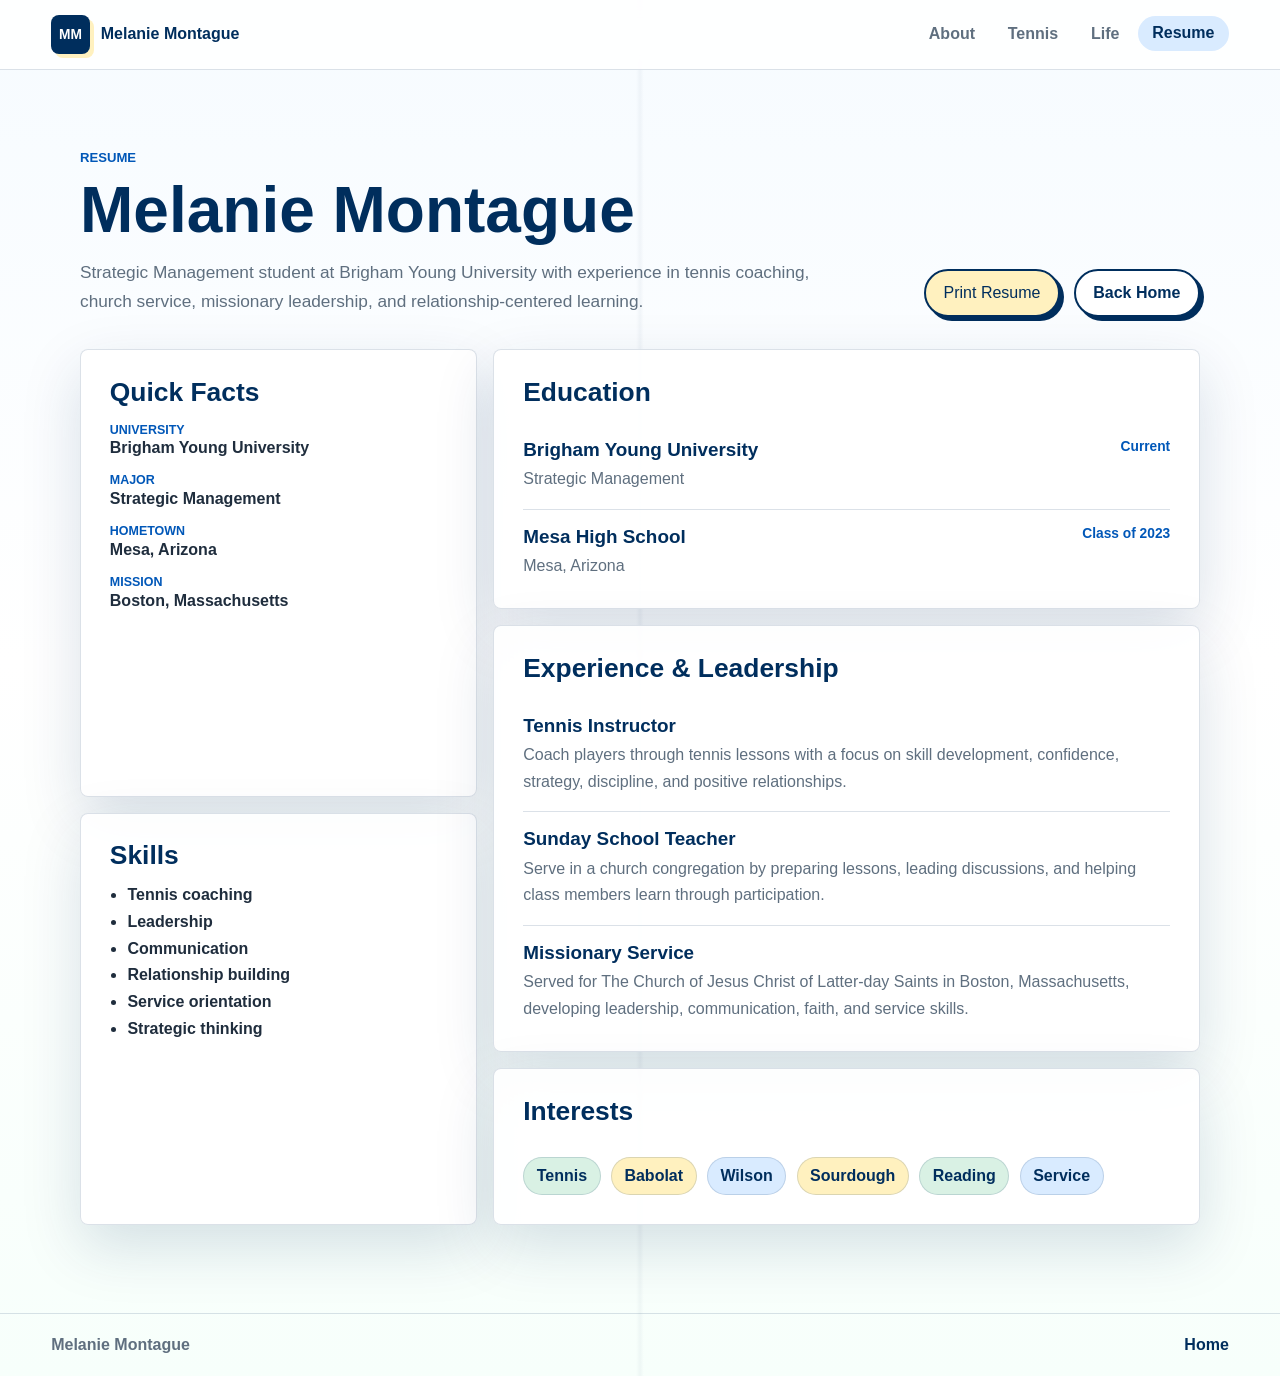
<file: resume.html>
<!doctype html>
<html lang="en">
  <head>
    <meta charset="utf-8" />
    <meta name="viewport" content="width=device-width, initial-scale=1" />
    <title>Resume | Melanie Montague</title>
    <meta
      name="description"
      content="Resume page for Melanie Montague, a BYU Strategic Management student and tennis coach."
    />
    <link rel="stylesheet" href="styles.css" />
  </head>
  <body class="resume-page">
    <header class="site-header">
      <a class="brand" href="index.html" aria-label="Melanie Montague home">
        <span class="brand-mark">MM</span>
        <span>Melanie Montague</span>
      </a>
      <nav class="nav" aria-label="Main navigation">
        <a href="index.html#about">About</a>
        <a href="index.html#tennis">Tennis</a>
        <a href="index.html#life">Life</a>
        <a href="resume.html" aria-current="page">Resume</a>
      </nav>
    </header>

    <main>
      <section class="resume-hero">
        <div>
          <p class="eyebrow">Resume</p>
          <h1>Melanie Montague</h1>
          <p>
            Strategic Management student at Brigham Young University with experience in tennis
            coaching, church service, missionary leadership, and relationship-centered learning.
          </p>
        </div>
        <div class="resume-actions" aria-label="Resume actions">
          <button class="button primary print-button" type="button" onclick="window.print()">
            Print Resume
          </button>
          <a class="button" href="index.html">Back Home</a>
        </div>
      </section>

      <section class="resume-shell" aria-label="Resume content">
        <aside class="resume-sidebar">
          <section class="resume-card">
            <h2>Quick Facts</h2>
            <dl class="fact-list">
              <div>
                <dt>University</dt>
                <dd>Brigham Young University</dd>
              </div>
              <div>
                <dt>Major</dt>
                <dd>Strategic Management</dd>
              </div>
              <div>
                <dt>Hometown</dt>
                <dd>Mesa, Arizona</dd>
              </div>
              <div>
                <dt>Mission</dt>
                <dd>Boston, Massachusetts</dd>
              </div>
            </dl>
          </section>

          <section class="resume-card">
            <h2>Skills</h2>
            <ul class="compact-list">
              <li>Tennis coaching</li>
              <li>Leadership</li>
              <li>Communication</li>
              <li>Relationship building</li>
              <li>Service orientation</li>
              <li>Strategic thinking</li>
            </ul>
          </section>
        </aside>

        <div class="resume-main">
          <section class="resume-section">
            <h2>Education</h2>
            <article class="resume-item">
              <div>
                <h3>Brigham Young University</h3>
                <p>Strategic Management</p>
              </div>
              <span>Current</span>
            </article>
            <article class="resume-item">
              <div>
                <h3>Mesa High School</h3>
                <p>Mesa, Arizona</p>
              </div>
              <span>Class of 2023</span>
            </article>
          </section>

          <section class="resume-section">
            <h2>Experience & Leadership</h2>
            <article class="resume-item">
              <div>
                <h3>Tennis Instructor</h3>
                <p>
                  Coach players through tennis lessons with a focus on skill development,
                  confidence, strategy, discipline, and positive relationships.
                </p>
              </div>
            </article>
            <article class="resume-item">
              <div>
                <h3>Sunday School Teacher</h3>
                <p>
                  Serve in a church congregation by preparing lessons, leading discussions,
                  and helping class members learn through participation.
                </p>
              </div>
            </article>
            <article class="resume-item">
              <div>
                <h3>Missionary Service</h3>
                <p>
                  Served for The Church of Jesus Christ of Latter-day Saints in Boston,
                  Massachusetts, developing leadership, communication, faith, and service skills.
                </p>
              </div>
            </article>
          </section>

          <section class="resume-section">
            <h2>Interests</h2>
            <div class="resume-tags">
              <span>Tennis</span>
              <span>Babolat</span>
              <span>Wilson</span>
              <span>Sourdough</span>
              <span>Reading</span>
              <span>Service</span>
            </div>
          </section>
        </div>
      </section>
    </main>

    <footer class="site-footer">
      <p>Melanie Montague</p>
      <a href="index.html">Home</a>
    </footer>
  </body>
</html>
</file>
<file: styles.css>
:root {
  --navy: #002e5d;
  --royal: #0057b8;
  --ink: #1f2d3d;
  --muted: #5f6f7f;
  --white: #ffffff;
  --cloud: #f6fbff;
  --court: #d9f1e4;
  --court-line: rgba(0, 46, 93, 0.16);
  --butter: #fff1bf;
  --clay: #f6d6ca;
  --blue-soft: #d9ebff;
  --shadow: 0 22px 60px rgba(0, 46, 93, 0.15);
  --border: rgba(0, 46, 93, 0.14);
}

* {
  box-sizing: border-box;
}

html {
  scroll-behavior: smooth;
}

body {
  margin: 0;
  min-height: 100vh;
  color: var(--ink);
  font-family: "Trebuchet MS", "Segoe UI", Arial, sans-serif;
  background:
    linear-gradient(90deg, transparent 49.7%, rgba(0, 46, 93, 0.05) 50%, transparent 50.3%),
    linear-gradient(180deg, var(--cloud), #fffdf6 42%, #f7fffb);
  letter-spacing: 0;
}

a {
  color: inherit;
  text-decoration: none;
}

img {
  display: block;
  width: 100%;
}

.site-header {
  position: sticky;
  top: 0;
  z-index: 10;
  display: flex;
  align-items: center;
  justify-content: space-between;
  gap: 1rem;
  padding: 0.95rem clamp(1rem, 4vw, 4rem);
  background: rgba(255, 255, 255, 0.86);
  border-bottom: 1px solid var(--border);
  backdrop-filter: blur(16px);
}

.brand,
.nav {
  display: flex;
  align-items: center;
}

.brand {
  gap: 0.7rem;
  color: var(--navy);
  font-weight: 900;
}

.brand-mark {
  display: grid;
  width: 2.4rem;
  height: 2.4rem;
  place-items: center;
  border-radius: 8px;
  background: var(--navy);
  color: var(--white);
  box-shadow: 4px 4px 0 var(--butter);
  font-size: 0.86rem;
}

.nav {
  flex-wrap: wrap;
  gap: 0.25rem;
}

.nav a {
  border-radius: 999px;
  padding: 0.55rem 0.9rem;
  color: var(--muted);
  font-weight: 800;
  transition: background 180ms ease, color 180ms ease, transform 180ms ease;
}

.nav a:hover,
.nav a:focus-visible,
.nav a[aria-current="page"] {
  color: var(--navy);
  background: var(--blue-soft);
  transform: translateY(-1px);
}

.hero {
  position: relative;
  display: grid;
  grid-template-columns: minmax(0, 1fr) minmax(300px, 0.9fr);
  gap: clamp(2rem, 6vw, 5rem);
  align-items: center;
  width: min(1120px, calc(100% - 2rem));
  min-height: calc(100vh - 72px);
  margin: 0 auto;
  padding: clamp(3rem, 7vw, 5.5rem) 0;
}

.court-lines {
  position: absolute;
  inset: 2rem -1rem;
  z-index: -1;
  border: 2px solid var(--court-line);
  border-radius: 8px;
  background:
    linear-gradient(90deg, transparent 49.8%, var(--court-line) 50%, transparent 50.2%),
    linear-gradient(180deg, transparent 28%, var(--court-line) 28.3%, transparent 28.6%),
    linear-gradient(180deg, transparent 72%, var(--court-line) 72.3%, transparent 72.6%);
  opacity: 0.68;
  animation: lineFloat 7s ease-in-out infinite;
}

.eyebrow {
  margin: 0 0 0.8rem;
  color: var(--royal);
  font-size: 0.82rem;
  font-weight: 900;
  text-transform: uppercase;
}

h1,
h2,
h3 {
  margin: 0;
  color: var(--navy);
  letter-spacing: 0;
}

h1 {
  max-width: 12ch;
  font-size: 4.25rem;
  line-height: 1;
}

h2 {
  max-width: 12ch;
  font-size: 2.8rem;
  line-height: 1.05;
}

h3 {
  font-size: 1.35rem;
}

.hero-copy p:not(.eyebrow),
.content-panel p,
.feature-card p,
.life-copy p {
  color: var(--muted);
  font-size: 1.06rem;
  line-height: 1.72;
}

.hero-copy p:not(.eyebrow) {
  max-width: 39rem;
  margin: 1.15rem 0 0;
}

.hero-actions {
  display: flex;
  flex-wrap: wrap;
  gap: 0.85rem;
  margin-top: 1.75rem;
}

.button {
  display: inline-flex;
  min-height: 3rem;
  align-items: center;
  justify-content: center;
  border: 2px solid var(--navy);
  border-radius: 999px;
  padding: 0.72rem 1.1rem;
  background: var(--white);
  color: var(--navy);
  box-shadow: 4px 4px 0 var(--navy);
  font-weight: 900;
  transition: transform 180ms ease, box-shadow 180ms ease, background 180ms ease;
}

.button.primary {
  background: var(--butter);
}

.button:hover,
.button:focus-visible {
  transform: translate(-2px, -2px);
  box-shadow: 7px 7px 0 var(--navy);
}

.hero-gallery {
  position: relative;
  min-height: min(64vw, 33rem);
}

.photo-card {
  position: absolute;
  overflow: hidden;
  margin: 0;
  border: 2px solid var(--navy);
  border-radius: 8px;
  background: var(--white);
  box-shadow: 9px 9px 0 var(--navy);
}

.photo-card img,
.image-missing {
  aspect-ratio: 4 / 3;
  height: auto;
  object-fit: cover;
}

.photo-card figcaption {
  position: absolute;
  left: 0.7rem;
  bottom: 0.7rem;
  border-radius: 999px;
  padding: 0.32rem 0.68rem;
  background: rgba(255, 255, 255, 0.9);
  color: var(--navy);
  font-size: 0.78rem;
  font-weight: 900;
}

.main-photo {
  top: 3.2rem;
  right: 1.25rem;
  width: min(78%, 25rem);
  transform: rotate(1.5deg);
  animation: gentleDrift 6s ease-in-out infinite;
}

.tennis-photo,
.bread-photo {
  width: min(44%, 12rem);
  animation: softBounce 5s ease-in-out infinite;
}

.tennis-photo {
  top: 0;
  left: 0;
  background: var(--court);
  transform: rotate(-6deg);
}

.bread-photo {
  right: 0;
  bottom: 0.8rem;
  background: var(--clay);
  transform: rotate(5deg);
  animation-delay: 1s;
}

.image-missing {
  display: grid;
  min-height: 14rem;
  place-items: center;
  padding: 1rem;
  background:
    linear-gradient(135deg, rgba(217, 241, 228, 0.9), rgba(217, 235, 255, 0.9)),
    var(--white);
  color: var(--navy);
  text-align: center;
  font-weight: 900;
}

.quick-facts {
  display: grid;
  grid-template-columns: repeat(3, minmax(0, 1fr));
  gap: 1rem;
  width: min(1120px, calc(100% - 2rem));
  margin: 0 auto;
  padding-bottom: clamp(3rem, 7vw, 6rem);
}

.fact-card,
.content-panel,
.feature-card {
  border: 1px solid var(--border);
  border-radius: 8px;
  background: rgba(255, 255, 255, 0.84);
  box-shadow: var(--shadow);
  backdrop-filter: blur(10px);
}

.fact-card {
  padding: 1.2rem;
}

.fact-card span {
  display: block;
  color: var(--navy);
  font-size: 2rem;
  font-weight: 900;
}

.fact-card p {
  margin: 0.35rem 0 0;
  color: var(--muted);
}

.split-section,
.tennis-section,
.life-section {
  width: min(1120px, calc(100% - 2rem));
  margin: 0 auto;
  padding: clamp(3rem, 7vw, 5.5rem) 0;
  border-top: 1px solid var(--border);
}

.split-section,
.life-section {
  display: grid;
  grid-template-columns: 0.86fr 1.14fr;
  gap: clamp(1.5rem, 5vw, 4rem);
  align-items: start;
}

.content-panel,
.feature-card {
  padding: clamp(1.2rem, 3vw, 1.85rem);
}

.content-panel p,
.feature-card p,
.life-copy p {
  margin: 0;
}

.detail-list {
  display: grid;
  gap: 0.65rem;
  margin: 1.2rem 0 0;
  padding: 0;
  list-style: none;
}

.detail-list li {
  position: relative;
  padding-left: 1.25rem;
  color: var(--ink);
  font-weight: 700;
}

.detail-list li::before {
  content: "";
  position: absolute;
  left: 0;
  top: 0.55rem;
  width: 0.5rem;
  height: 0.5rem;
  border-radius: 50%;
  background: var(--royal);
}

.tennis-grid {
  display: grid;
  grid-template-columns: repeat(2, minmax(0, 1fr));
  gap: 1rem;
  margin-top: 2rem;
}

.feature-card:first-child {
  background: rgba(217, 241, 228, 0.82);
}

.feature-card:nth-child(2) {
  background: rgba(217, 235, 255, 0.82);
}

.brand-tags,
.life-tags {
  display: flex;
  flex-wrap: wrap;
  gap: 0.65rem;
}

.brand-tags {
  margin-top: 1.2rem;
}

.brand-tags span,
.life-tags span {
  border: 1px solid var(--border);
  border-radius: 999px;
  padding: 0.55rem 0.78rem;
  background: var(--white);
  color: var(--navy);
  font-weight: 900;
}

.life-copy p:last-child {
  max-width: 42rem;
  margin-top: 1rem;
}

.life-tags {
  align-content: center;
  min-height: 14rem;
}

.life-tags span:nth-child(2n) {
  background: var(--butter);
}

.life-tags span:nth-child(3n) {
  background: var(--court);
}

.life-tags span:nth-child(4n) {
  background: var(--clay);
}

.site-footer {
  display: flex;
  justify-content: space-between;
  gap: 1rem;
  padding: 1.4rem clamp(1rem, 4vw, 4rem);
  border-top: 1px solid var(--border);
  color: var(--muted);
}

.site-footer p {
  margin: 0;
  font-weight: 900;
}

.site-footer a {
  color: var(--navy);
  font-weight: 900;
}

.resume-page {
  background:
    linear-gradient(90deg, transparent 49.7%, rgba(0, 46, 93, 0.04) 50%, transparent 50.3%),
    linear-gradient(180deg, var(--cloud), #ffffff 48%, #f7fffb);
}

.resume-hero,
.resume-shell {
  width: min(1120px, calc(100% - 2rem));
  margin: 0 auto;
}

.resume-hero {
  display: grid;
  grid-template-columns: minmax(0, 1fr) auto;
  gap: 2rem;
  align-items: end;
  padding: clamp(3rem, 7vw, 5rem) 0 2rem;
}

.resume-hero h1 {
  max-width: none;
  font-size: 4rem;
}

.resume-hero p:not(.eyebrow) {
  max-width: 46rem;
  margin: 1rem 0 0;
  color: var(--muted);
  font-size: 1.08rem;
  line-height: 1.72;
}

.resume-actions {
  display: flex;
  flex-wrap: wrap;
  gap: 0.85rem;
  justify-content: flex-end;
}

.print-button {
  cursor: pointer;
  font: inherit;
}

.resume-shell {
  display: grid;
  grid-template-columns: 0.36fr 0.64fr;
  gap: 1rem;
  padding: 0 0 clamp(3rem, 7vw, 5.5rem);
}

.resume-sidebar,
.resume-main {
  display: grid;
  gap: 1rem;
}

.resume-main {
  align-content: start;
}

.resume-card,
.resume-section {
  border: 1px solid var(--border);
  border-radius: 8px;
  background: rgba(255, 255, 255, 0.9);
  box-shadow: var(--shadow);
  padding: clamp(1.2rem, 3vw, 1.8rem);
}

.resume-card h2,
.resume-section h2 {
  max-width: none;
  margin-bottom: 1rem;
  font-size: 1.65rem;
}

.fact-list {
  display: grid;
  gap: 1rem;
  margin: 0;
}

.fact-list div {
  display: grid;
  gap: 0.18rem;
}

.fact-list dt {
  color: var(--royal);
  font-size: 0.78rem;
  font-weight: 900;
  text-transform: uppercase;
}

.fact-list dd {
  margin: 0;
  color: var(--ink);
  font-weight: 800;
}

.compact-list {
  display: grid;
  gap: 0.55rem;
  margin: 0;
  padding-left: 1.1rem;
  color: var(--ink);
  font-weight: 700;
}

.resume-section {
  display: grid;
  gap: 1rem;
}

.resume-item {
  display: grid;
  grid-template-columns: minmax(0, 1fr) auto;
  gap: 1rem;
  padding-top: 1rem;
  border-top: 1px solid var(--border);
}

.resume-item:first-of-type {
  padding-top: 0;
  border-top: 0;
}

.resume-item h3 {
  margin-bottom: 0.35rem;
  font-size: 1.18rem;
}

.resume-item p {
  margin: 0;
  color: var(--muted);
  line-height: 1.65;
}

.resume-item span {
  color: var(--royal);
  font-size: 0.86rem;
  font-weight: 900;
  text-align: right;
}

.resume-tags {
  display: flex;
  flex-wrap: wrap;
  gap: 0.65rem;
}

.resume-tags span {
  border: 1px solid var(--border);
  border-radius: 999px;
  padding: 0.55rem 0.78rem;
  background: var(--court);
  color: var(--navy);
  font-weight: 900;
}

.resume-tags span:nth-child(2n) {
  background: var(--butter);
}

.resume-tags span:nth-child(3n) {
  background: var(--blue-soft);
}

.reveal {
  opacity: 0;
  transform: translateY(18px);
  transition: opacity 640ms ease, transform 640ms ease;
}

.reveal.is-visible {
  opacity: 1;
  transform: translateY(0);
}

@keyframes lineFloat {
  0%,
  100% {
    transform: translateY(0);
  }

  50% {
    transform: translateY(-8px);
  }
}

@keyframes gentleDrift {
  0%,
  100% {
    transform: translateY(0) rotate(1.5deg);
  }

  50% {
    transform: translateY(-9px) rotate(0.5deg);
  }
}

@keyframes softBounce {
  0%,
  100% {
    translate: 0 0;
  }

  50% {
    translate: 0 -7px;
  }
}

@media (prefers-reduced-motion: reduce) {
  *,
  *::before,
  *::after {
    animation-duration: 0.01ms !important;
    animation-iteration-count: 1 !important;
    scroll-behavior: auto !important;
    transition-duration: 0.01ms !important;
  }
}

@media (max-width: 860px) {
  .site-header,
  .site-footer {
    align-items: flex-start;
    flex-direction: column;
  }

  .nav {
    width: 100%;
    justify-content: flex-start;
  }

  .hero,
  .resume-hero,
  .resume-shell,
  .split-section,
  .life-section {
    grid-template-columns: 1fr;
  }

  .hero {
    min-height: 0;
    padding-top: 2rem;
  }

  .hero-gallery {
    min-height: 27rem;
    order: -1;
  }

  .quick-facts,
  .tennis-grid {
    grid-template-columns: 1fr;
  }

  h1 {
    font-size: 3.55rem;
  }

  h2 {
    font-size: 2.35rem;
  }

  .resume-actions {
    justify-content: flex-start;
  }

  .resume-hero h1 {
    font-size: 3.2rem;
  }
}

@media (max-width: 520px) {
  .brand {
    font-size: 0.95rem;
  }

  .nav a {
    padding-inline: 0.7rem;
  }

  h1 {
    font-size: 2.75rem;
  }

  h2 {
    font-size: 2rem;
  }

  .resume-hero h1 {
    font-size: 2.65rem;
  }

  .resume-item {
    grid-template-columns: 1fr;
  }

  .resume-item span {
    text-align: left;
  }

  .hero-gallery {
    min-height: 22rem;
  }

  .main-photo {
    right: 0.35rem;
    width: 82%;
  }

  .tennis-photo,
  .bread-photo {
    width: 47%;
  }

  .hero-actions,
  .resume-actions,
  .button {
    width: 100%;
  }
}

@media print {
  body {
    background: #ffffff;
    color: #111111;
  }

  .site-header,
  .site-footer,
  .resume-actions {
    display: none;
  }

  .resume-hero,
  .resume-shell {
    width: 100%;
  }

  .resume-hero {
    display: block;
    padding: 0 0 1rem;
  }

  .resume-hero h1 {
    color: #111111;
    font-size: 2.2rem;
  }

  .resume-shell {
    grid-template-columns: 0.34fr 0.66fr;
    gap: 0.6rem;
    padding: 0;
  }

  .resume-card,
  .resume-section {
    break-inside: avoid;
    box-shadow: none;
    padding: 0.8rem;
  }
}
</file>
